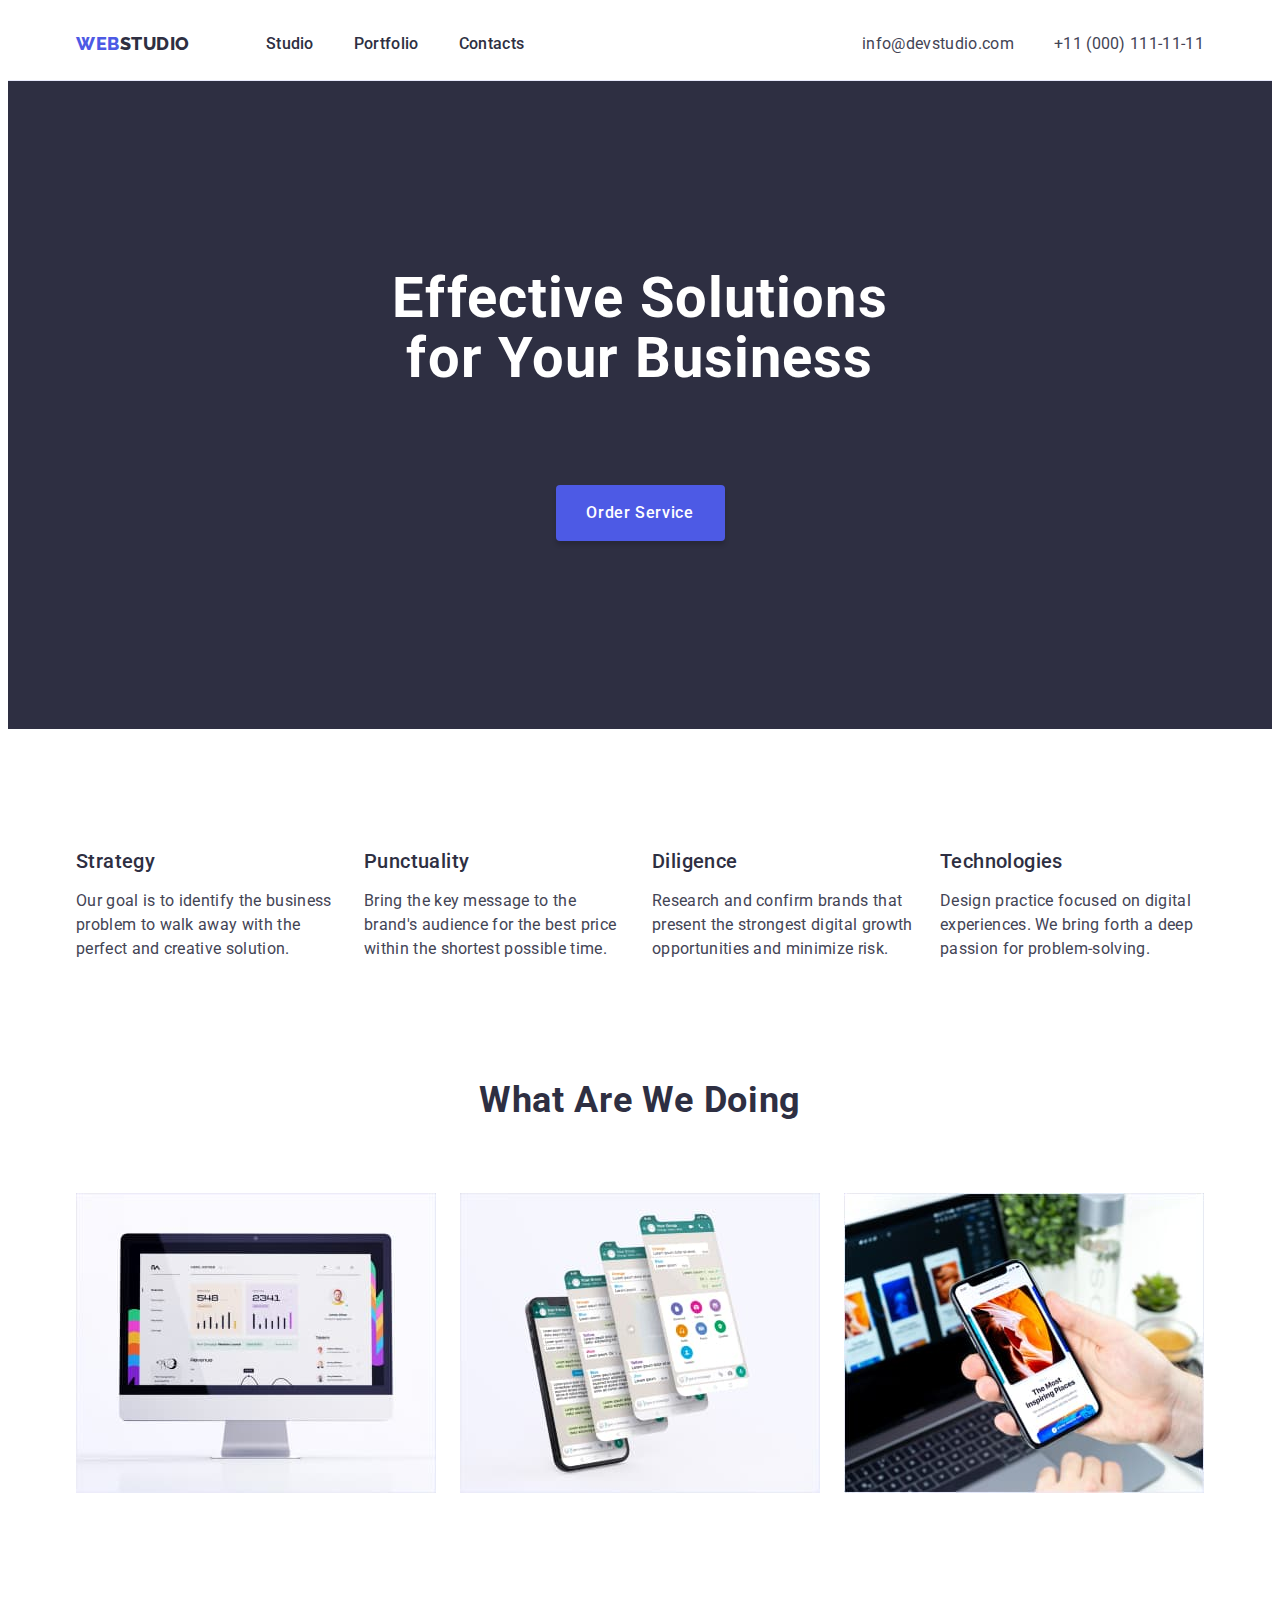
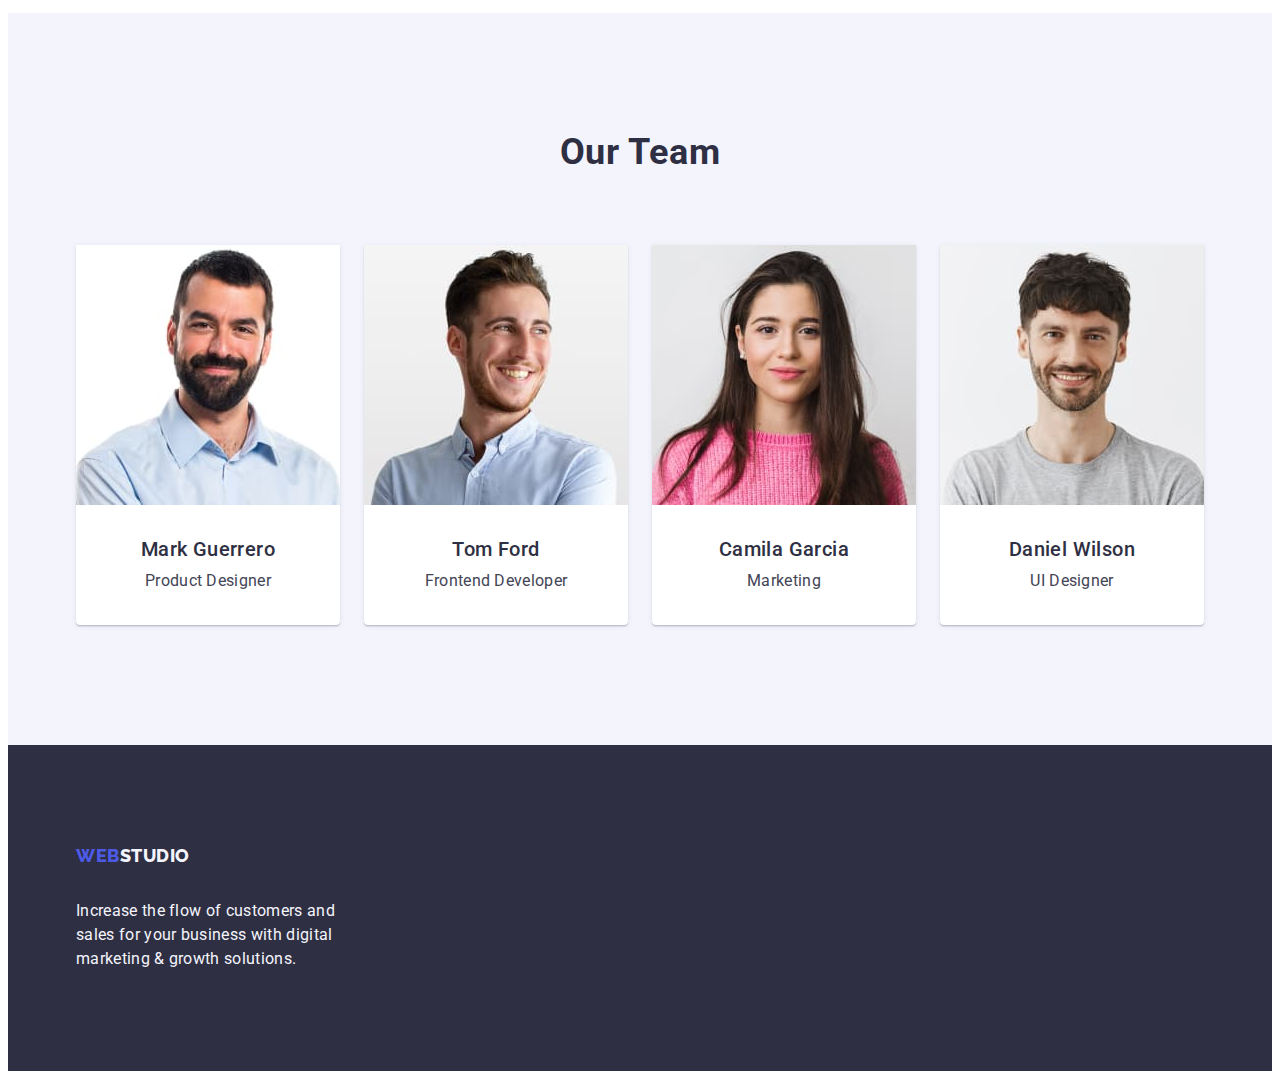
<file: index.html>
<!DOCTYPE html>
<html lang="en">
  <head>
    <meta charset="UTF-8" />
    <meta http-equiv="X-UA-Compatible" content="IE=edge" />
    <meta name="viewport" content="width=device-width, initial-scale=1.0" />
    <title>WebStudio</title>
    <link rel="preconnect" href="https://fonts.googleapis.com" />
    <link rel="preconnect" href="https://fonts.gstatic.com" crossorigin />
    <link
      href="https://fonts.googleapis.com/css2?family=Raleway:wght@800&family=Roboto:wght@400;500;700&display=swap"
      rel="stylesheet"
    />
    <link rel="stylesheet" href="https://cdnjs.cloudflare.com/ajax/libs/modern-normalize/2.0.0/modern-normalize.min.css" integrity="sha512-4xo8blKMVCiXpTaLzQSLSw3KFOVPWhm/TRtuPVc4WG6kUgjH6J03IBuG7JZPkcWMxJ5huwaBpOpnwYElP/m6wg==" crossorigin="anonymous" referrerpolicy="no-referrer" />
    <link rel="stylesheet" href="./css/styles.css" />
  </head>
  <body>
    <header class="header">
        <div class="container header-cnt">
            <nav class="header-nav">
              <a class="logo link" href="./index.html"
                >Web<span class="logo-span h-span">Studio</span></a
              >
              <ul class="header-list list">
                <li class="header-address-item">
                  <a class="header-link link" href="./index.html">Studio</a>
                </li>
                <li class="header-address-item">
                  <a class="header-link link" href="./portfolio.html">Portfolio</a>
                </li>
                <li class="header-address-item">
                  <a class="header-link link" href="">Contacts</a>
                </li>
              </ul>
            </nav>
            <address class="header-address">
              <ul class="header-address-list list">
                <li class="header-address-item">
                  <a class="header-address-link link" href="mailto:info@devstudio.com"
                    >info@devstudio.com</a
                  ><br />
                </li>
                <li class="header-address-item">
                  <a class="header-address-link link" href="tel:+110001111111"
                    >+11 (000) 111-11-11</a>
                </li>
              </ul>
            </address>
        </div>
    </header>

    <main>
      <section class="hero">
       <div class="container hero-ctn">
         <h1 class="hero-title">Effective Solutions for Your Business</h1>
         <button class="hero-btn btn" type="button">Order Service</button>
       </div>
      </section>

      <section class="benefits">
        <div class="container">
            <h2 class="benefits-title" hidden="">Section</h2>
            <ul class="benefits-list list">
              <li class="benefits-item">
                <h3 class="benefits-item-title third-title">Strategy</h3>
                <p class="benefits-item-text text">
                  Our goal is to identify the business problem to walk away with the
                  perfect and creative solution.
                </p>
              </li>
              <li class="benefits-item">
                <h3 class="benefits-item-title third-title">Punctuality</h3>
                <p class="benefits-item-text text">
                  Bring the key message to the brand's audience for the best price
                  within the shortest possible time.
                </p>
              </li>
              <li class="benefits-item">
                <h3 class="benefits-item-title third-title">Diligence</h3>
                <p class="benefits-item-text text">
                  Research and confirm brands that present the strongest digital
                  growth opportunities and minimize risk.
                </p>
              </li>
              <li class="benefits-item">
                <h3 class="benefits-item-title third-title">Technologies</h3>
                <p class="benefits-item-text text">
                  Design practice focused on digital experiences. We bring forth a
                  deep passion for problem-solving.
                </p>
              </li>
            </ul>
        </div>
      </section>

      <section class="works">
        <div class="container">
            <h2 class="works-title second-title">What are we doing</h2>
            <ul class="works-list list">
              <li class="works-item">
                <img
                  src="./images/about-img-1.jpg"
                  alt="computer"
                  width="360"
                  height="300"
                  class="works-item-img"
                />
              </li>
              <li class="works-item">
                <img
                  src="./images/about-img-2.jpg"
                  alt="phone_dispay"
                  width="360"
                  height="300"
                  class="works-item-img"
                />
              </li>
              <li class="works-item">
                <img
                  src="./images/about-img-3.jpg"
                  alt="phone"
                  width="360"
                  height="300"
                  class="works-item-img"
                />
              </li>
            </ul>
        </div>
      </section>

      <section class="team">
        <div class="container">
            <h2 class="team-title second-title">Our Team</h2>
            <ul class="team-list list">
              <li class="team-item">
                <img
                  src="./images/about-img-team-1.jpg"
                  alt="mark-guerrero"
                  width="264"
                  height="260"
                  class="team-item-img"
                />
                <div class="team-description">
                  <h3 class="team-item-name third-title">Mark Guerrero</h3>
                  <p class="team-item-text text">Product Designer</p>
                </div>
              </li>
              <li class="team-item">
                <img
                  src="./images/about-img-team-2.jpg"
                  alt="tom-ford"
                  width="264"
                  height="260"
                  class="team-item-img"
                />
                <div class="team-description">
                  <h3 class="team-item-name third-title">Tom Ford</h3>
                  <p class="team-item-text text">Frontend Developer</p>
                </div>
              </li>
              <li class="team-item">
                <img
                  src="./images/about-img-team-3.jpg"
                  alt="camila-garcia"
                  width="264"
                  height="260"
                  class="team-item-img"
                />
                <div class="team-description">
                  <h3 class="team-item-name third-title">Camila Garcia</h3>
                  <p class="team-item-text text">Marketing</p>
                </div>
              </li>
              <li class="team-item">
                <img
                  src="./images/about-img-team-4.jpg"
                  alt="daniel-wilson"
                  width="264"
                  height="260"
                  class="team-item-img"
                />
                <div class="team-description">
                  <h3 class="team-item-name third-title">Daniel Wilson</h3>
                  <p class="team-item-text text">UI Designer</p>
                </div>
              </li>
            </ul>
        </div>
      </section>
    </main>

    <footer class="footer">
      <div class="container">
        <a class="logo link footer-link" href="./index.html"
          >Web<span class="logo-span f-span">Studio</span></a
        >
        <p class="footer-text">
          Increase the flow of customers and sales for your business with digital
          marketing & growth solutions.
        </p>
      </div>
    </footer>
  </body>
</html>
</file>
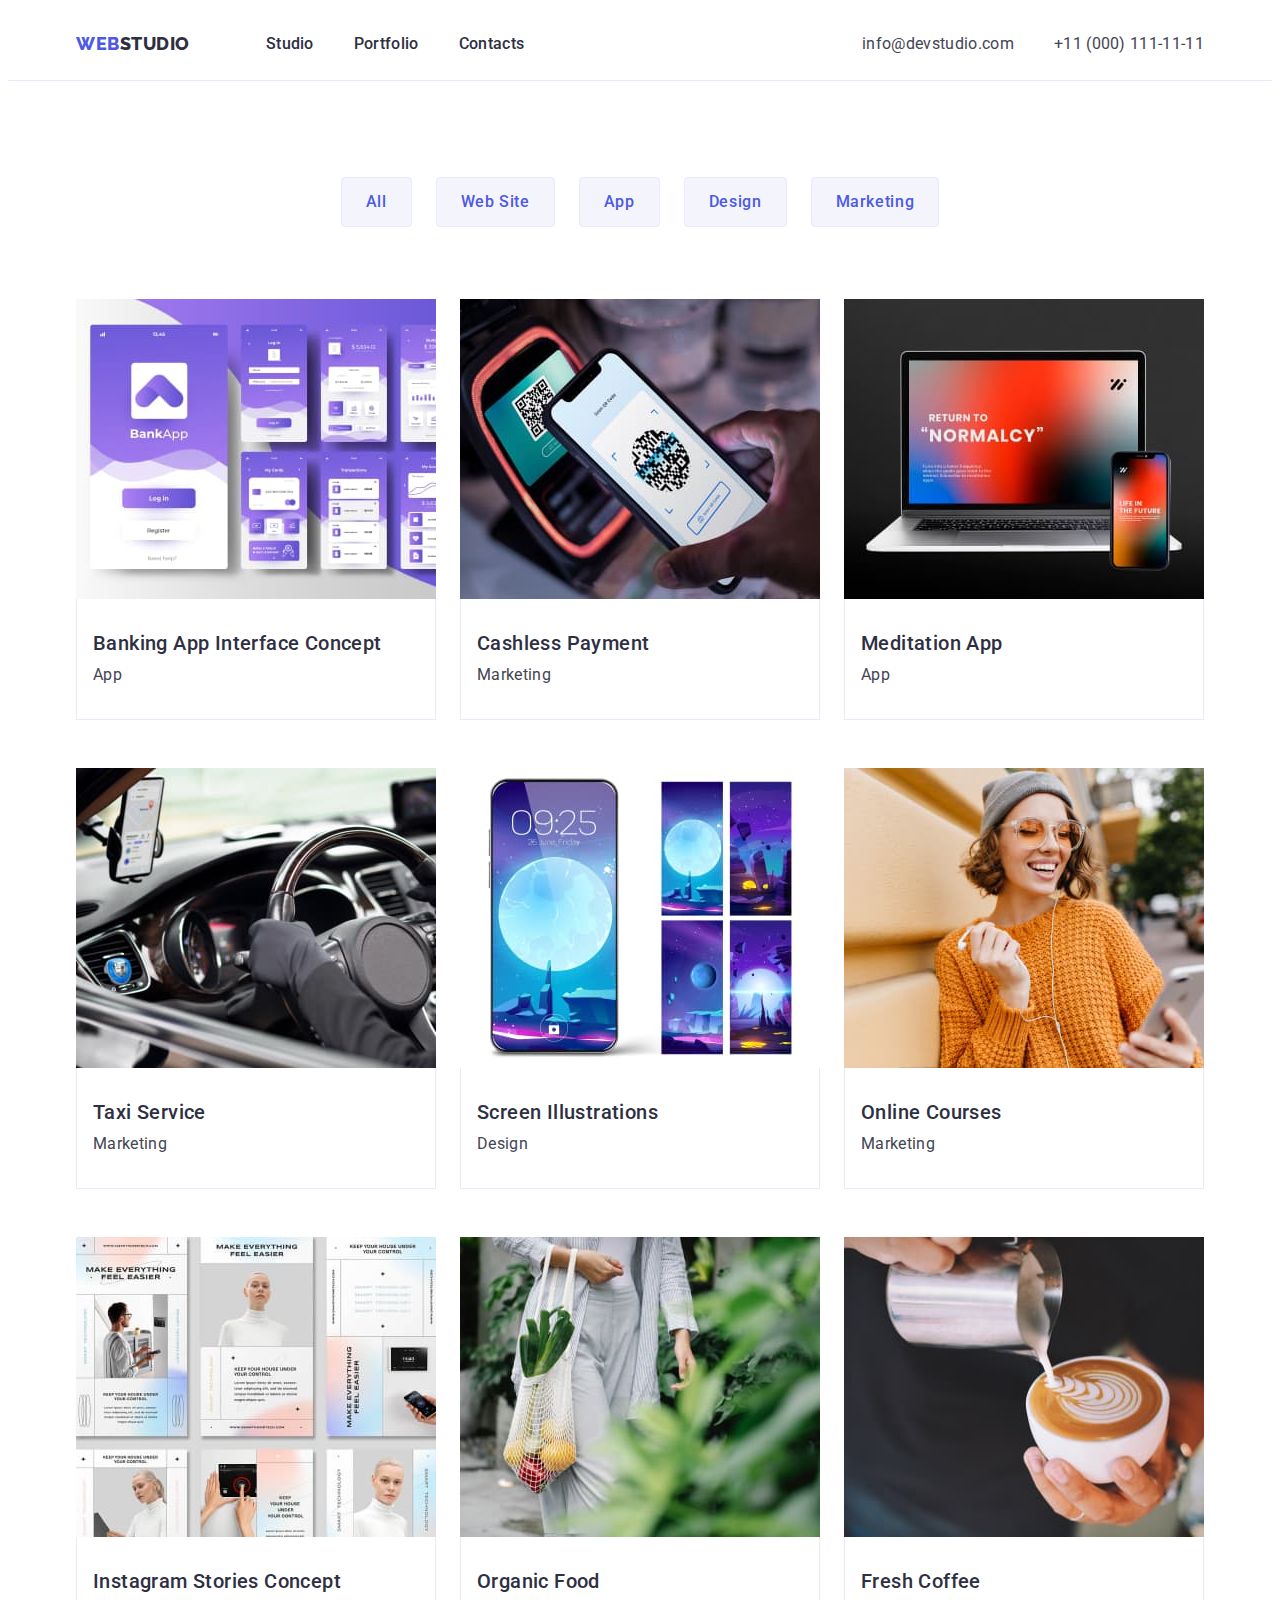
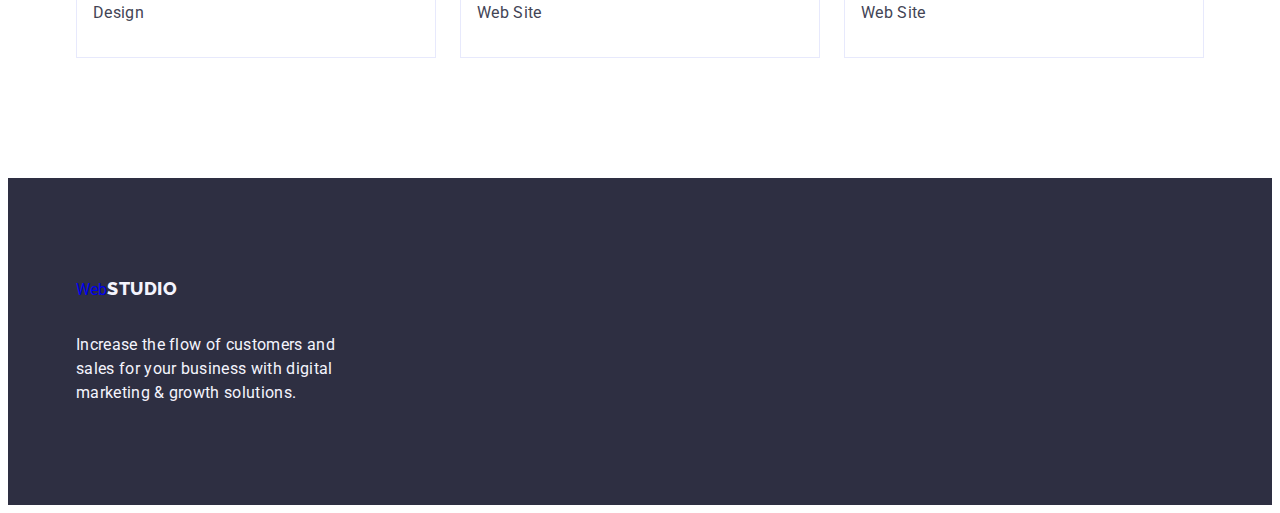
<file: portfolio.html>
<!DOCTYPE html>
<html lang="en">
  <head>
    <meta charset="UTF-8" />
    <meta http-equiv="X-UA-Compatible" content="IE=edge" />
    <meta name="viewport" content="width=device-width, initial-scale=1.0" />
    <title>Portfolio</title>
    <link rel="stylesheet" href="https://cdnjs.cloudflare.com/ajax/libs/modern-normalize/2.0.0/modern-normalize.min.css" integrity="sha512-4xo8blKMVCiXpTaLzQSLSw3KFOVPWhm/TRtuPVc4WG6kUgjH6J03IBuG7JZPkcWMxJ5huwaBpOpnwYElP/m6wg==" crossorigin="anonymous" referrerpolicy="no-referrer" />
    <link rel="stylesheet" href="./css/styles.css" />
    <link rel="preconnect" href="https://fonts.googleapis.com" />
    <link rel="preconnect" href="https://fonts.gstatic.com" crossorigin />
    <link
      href="https://fonts.googleapis.com/css2?family=Raleway:wght@800&family=Roboto:wght@400;500;700&display=swap"
      rel="stylesheet"
    />
  </head>
  <body>
    <header class="header">
      <div class="container header-cnt">
        <nav class="header-nav">
          <a class="logo link" href="./index.html"
            >Web<span class="logo-span h-span">Studio</span></a
          >
          <ul class="header-list list">
            <li class="header-address-item">
              <a class="header-link link" href="./index.html">Studio</a>
            </li>
            <li class="header-address-item">
              <a class="header-link link" href="./portfolio.html">Portfolio</a>
            </li>
            <li class="header-address-item">
              <a class="header-link link" href="">Contacts</a>
            </li>
          </ul>
        </nav>
        <address class="header-address">
          <ul class="header-address-list list">
            <li class="header-address-item">
              <a class="header-address-link link" href="mailto:info@devstudio.com"
                >info@devstudio.com</a
              ><br />
            </li>
            <li class="header-address-item">
              <a class="header-address-link link" href="tel:+110001111111"
                >+11 (000) 111-11-11</a
              >
            </li>
          </ul>
        </address>
      </div>
    </header>

    <main>
      <section class="portfolio">
        <div class="container">
          <h1 hidden="">Menu</h1>
          <ul class="portfolio-list list">
            <li class="portfolio-item">
              <button class="portfolio-btn btn" type="button">All</button>
            </li>
            <li class="portfolio-item">
              <button class="portfolio-btn btn" type="button">Web Site</button>
            </li>
            <li class="portfolio-item">
              <button class="portfolio-btn btn" type="button">App</button>
            </li>
            <li class="portfolio-item">
              <button class="portfolio-btn btn" type="button">Design</button>
            </li>
            <li class="portfolio-item">
              <button class="portfolio-btn btn" type="button">Marketing</button>
            </li>
          </ul>
          
          <ul class="example-list list">
            <li class="example-item">
              <a class="example-link link" href="">
                <img
                  src="./images/portfolio-img-1.jpg"
                  alt="banking app"
                  width="360"
                  height="300"
                  class="example-img"
                />
                <div class="example-card">
                  <h2 class="example-title third-title">
                    Banking App Interface Concept
                  </h2>
                  <p class="example-text text">App</p>
                </div>
              </a>
            </li>
            <li class="example-item">
              <a class="example-link link" href="">
                <img
                  src="./images/portfolio-img-2.jpg"
                  alt="payment"
                  width="360"
                  height="300"
                  class="example-img"
                />
               <div class="example-card">
                 <h2 class="example-title third-title">Cashless Payment</h2>
                 <p class="example-text text">Marketing</p>
               </div>
              </a>
            </li>
            <li class="example-item">
              <a class="example-link link" href="">
                <img
                  src="./images/portfolio-img-3.jpg"
                  alt="meditation app"
                  width="360"
                  height="300"
                  class="example-img"
                />
                <div class="example-card">
                  <h2 class="example-title third-title">Meditation App</h2>
                  <p class="example-text text">App</p>
                </div>
              </a>
            </li>
            <li class="example-item">
              <a class="example-link link" href="">
                <img
                  src="./images/portfolio-img-4.jpg"
                  alt="taxi"
                  width="360"
                  height="300"
                  class="example-img"
                />
                <div class="example-card">
                  <h2 class="example-title third-title">Taxi Service</h2>
                  <p class="example-text text">Marketing</p>
                </div>
              </a>
            </li>
            <li class="example-item">
              <a class="example-link link" href="">
                <img
                  src="./images/portfolio-img-5.jpg"
                  alt="screen"
                  width="360"
                  height="300"
                  class="example-img"
                />
                <div class="example-card">
                  <h2 class="example-title third-title">Screen Illustrations</h2>
                  <p class="example-text text">Design</p>
                </div>
              </a>
            </li>
            <li class="example-item">
              <a class="example-link link" href="">
                <img
                  src="./images/portfolio-img-6.jpg"
                  alt="online courses"
                  width="360"
                  height="300"
                  class="example-img"
                />
               <div class="example-card">
                 <h2 class="example-title third-title">Online Courses</h2>
                 <p class="example-text text">Marketing</p>
               </div>
              </a>
            </li>
            <li class="example-item">
              <a class="example-link link" href="">
                <img
                  src="./images/portfolio-img-7.jpg"
                  alt="instagram stories"
                  width="360"
                  height="300"
                  class="example-img"
                />
                <div class="example-card">
                  <h2 class="example-title third-title">
                    Instagram Stories Concept
                  </h2>
                  <p class="example-text text">Design</p>
                </div>
              </a>
            </li>
            <li class="example-item">
              <a class="example-link link" href="">
                <img
                  src="./images/portfolio-img-8.jpg"
                  alt="healthy food"
                  width="360"
                  height="300"
                  class="example-img"
                />
               <div class="example-card">
                 <h2 class="example-title third-title">Organic Food</h2>
                 <p class="example-text text">Web Site</p>
               </div>
              </a>
            </li>
            <li class="example-item">
              <a class="example-link link" href="">
                <img
                  src="./images/portfolio-img-9.jpg"
                  alt="coffee"
                  width="360"
                  height="300"
                  class="example-img"
                />
                <div class="example-card">
                  <h2 class="example-title third-title">Fresh Coffee</h2>
                  <p class="example-text text">Web Site</p>
                </div>
              </a>
            </li>
          </ul>
        </div>
      </section>
    </main>

    <footer class="footer">
     <div class="container">
       <a class="logo-footer link" href="./index.html"
         >Web<span class="logo-span f-span">Studio</span></a
       >
       <p class="footer-text">
         Increase the flow of customers and sales for your business with digital
         marketing & growth solutions.
       </p>
     </div>
    </footer>
  </body>
</html>
</file>
<file: css/styles.css>
body {
    font-family: 'Roboto', sans-serif;
    color: #434455;
    background-color: var(--background-color);
}

* {
    box-sizing: border-box;
}

p, 
h1,
h2,
h3,
h4,
h5,
h6 {
    margin: 0;
}

ul, 
ol {
    margin: 0;
    padding: 0;
}

img {
    display: block;
}
.list {
    list-style: none;
}

.link {
    text-decoration: none;
}

:root {
    --title-color: #2E2F42;
    --typical-lh: 1.5;
    --background-color: #FFFFFF
}

.second-title {
    font-size: 36px;
    line-height: 1.11;
    letter-spacing: 0.02em;
    text-align: center;
    text-transform: capitalize;
    color: var(--title-color);
}

.third-title {
    font-weight: 500;
    font-size: 20px;
    line-height: 1.2;
    letter-spacing: 0.02em;
    color: var(--title-color);
}

.text {
    font-size: 16px;
    line-height: var(--typical-lh);
    letter-spacing: 0.02em;
}

.btn {
    font-family: inherit;
    font-weight: 500;
    font-size: 16px;
    line-height: var(--typical-lh);
    letter-spacing: 0.04em;
    cursor: pointer;
}

.container {
    width: 1158px;
    padding-left: 15px;
    padding-right: 15px;
    margin: 0 auto;
}


/*-----------HEADER-------------*/

.header {
    border-bottom: 1px solid #E7E9FC;
}

.header-cnt{
    display: flex;
    justify-content: space-between;
}

.header-nav {
    display: flex;
    align-items: center;
}

.logo {
    font-family: 'Raleway', sans-serif;
    font-weight: 800;
    font-size: 18px;
    line-height: 1.17;
    letter-spacing: 0.03em;
    text-transform: uppercase;
    color: #4d5ae5;
    margin-right: 76px;
}

.logo-span {
    font-family: 'Raleway', sans-serif;
    font-weight: 800;
    font-size: 18px;
    line-height: 1.17;
    letter-spacing: 0.03em;
    text-transform: uppercase;
}

.h-span {
    color: #2E2F42;
}

.header-list {
    display: flex;
    gap: 40px;
    
}

.header-address-item {}

.header-link {
    font-weight: 500;
    font-size: 16px;
    line-height: var(--typical-lh);
    letter-spacing: 0.02em;
    color: var(--title-color);
    padding: 24px 0;
}

.header-link:is(:hover, :focus) {
    color: #404BBF;
}

.header-address {
    font-style: normal;
    display: flex;
    margin-left: auto;
}

.header-address-list {
    display: flex;
    gap: 40px;
}

.header-address-item {
    padding: 24px 0;
}

.header-address-link {
    font-size: 16px;
    line-height: var(--typical-lh);
    letter-spacing: 0.02em;
    color: #434455;
}

.header-address-link:is(:hover, :focus) {
    color: #404BBF;
}

/*-----------HERO-------------*/

.hero {
    background-color: #2E2F42;
    padding: 188px 0;
}

.hero-ctn {
display: flex;
flex-direction: column;
align-items: center;
}

.hero-title {
    font-weight: 700;
    font-size: 56px;
    line-height: 1.07;
    letter-spacing: 0.02em;
    text-align: center;
    color: #FFFFFF;
    margin: 0 auto;
    margin-bottom: 48px;
    max-width: 496px;
}
.hero-btn {
    background-color: #4D5AE5;
    color: #FFFFFF;
    margin-top: 48px;
    border: none;
    box-shadow: 0px 4px 4px rgba(0, 0, 0, 0.15);
    border-radius: 4px;
    min-width: 169px;
    height: 56px;
}

.hero-btn:is(:hover, :focus) {
    background-color: #404BBF;
}

/*-----------BENEFITS-------------*/

.benefits {
    padding: 120px 0;
}

.benefitst-title {
}

.visually-hidden{
     visibility: hidden;
     pointer-events: none;
     position: absolute;   
}

.benefits-list {
    display: flex;
    gap: 24px;
}

.benefits-item {
    max-width: 264px;
}

.benefits-item-title {
    margin-bottom: 8px;
}

.benefits-item-text {
    padding-top: 8px;
}

/*-----------WORKS-------------*/

.works {
    padding-bottom: 120px;
}

.works-title {
    margin-bottom: 72px;
}

.works-list {
    display: flex;
    gap: 24px;
}

.works-item {}

.works-item-img {}

/*-----------TEAM-------------*/

.team {
    background-color: #F4F4FD;
    padding: 120px 0;
}

.team-title {
    margin-bottom: 72px;
}

.team-list {
    display: flex;
    gap: 24px;
}

.team-item {
    background-color: #FFFFFF;
    box-shadow: 0px 1px 6px rgba(46, 47, 66, 0.08), 0px 1px 1px rgba(46, 47, 66, 0.16), 0px 2px 1px rgba(46, 47, 66, 0.08);
border-radius: 0px 0px 4px 4px;
}

.team-item-img {}

.team-description{
    padding: 32px 16px;
}

.team-item-name {
    margin-bottom: 8px;
    text-align: center;
}

.team-item-text {
    text-align: center;
}


/*-----------PORTFOLIO-------------*/
/*--------------MENU-------------*/

.portfolio {
    padding: 96px 0 120px;
}

.portfolio-list {
    display: flex;
    justify-content: center;
    gap: 24px;
    margin-bottom: 72px;
}

.portfolio-item {}

.portfolio-btn {
    background-color: #F4F4FD;
    color: #4D5AE5;
    padding: 12px 24px;
    border-radius: 4px;
    border: 1px solid #E7E9FC;

}

.portfolio-btn:is(:hover, :focus) {
    background-color: #404BBF;
    color: #FFFFFF;
    border: 1px solid transparent;
}

.example-list {
    display: flex;
    flex-wrap: wrap;
    column-gap: 24px;
    row-gap: 48px;
}

.example-item {}

.example-link {}

.example-img {}

.example-card{
    padding: 32px 16px;
    border: 1px solid #E7E9FC;
    border-top: none;
}

.example-title {
    margin-bottom: 8px;
}

.example-text {
    color: #434455;
}


/*-----------FOOTER-------------*/

.footer {
    background-color: var(--title-color);
    padding: 100px 0;
}

.logo-footer{
    display: inline-block;
    margin-bottom: 16px;
}

.footer-link{
    display: inline-block;
    margin-bottom: 16px;
}

.f-span {
    color: #F4F4FD;
}

.footer-text {
    font-size: 16px;
    line-height: var(--typical-lh);
    letter-spacing: 0.02em;
    color: #F4F4FD;
    max-width: 264px;
    margin-top: 17.5px;
}
</file>
